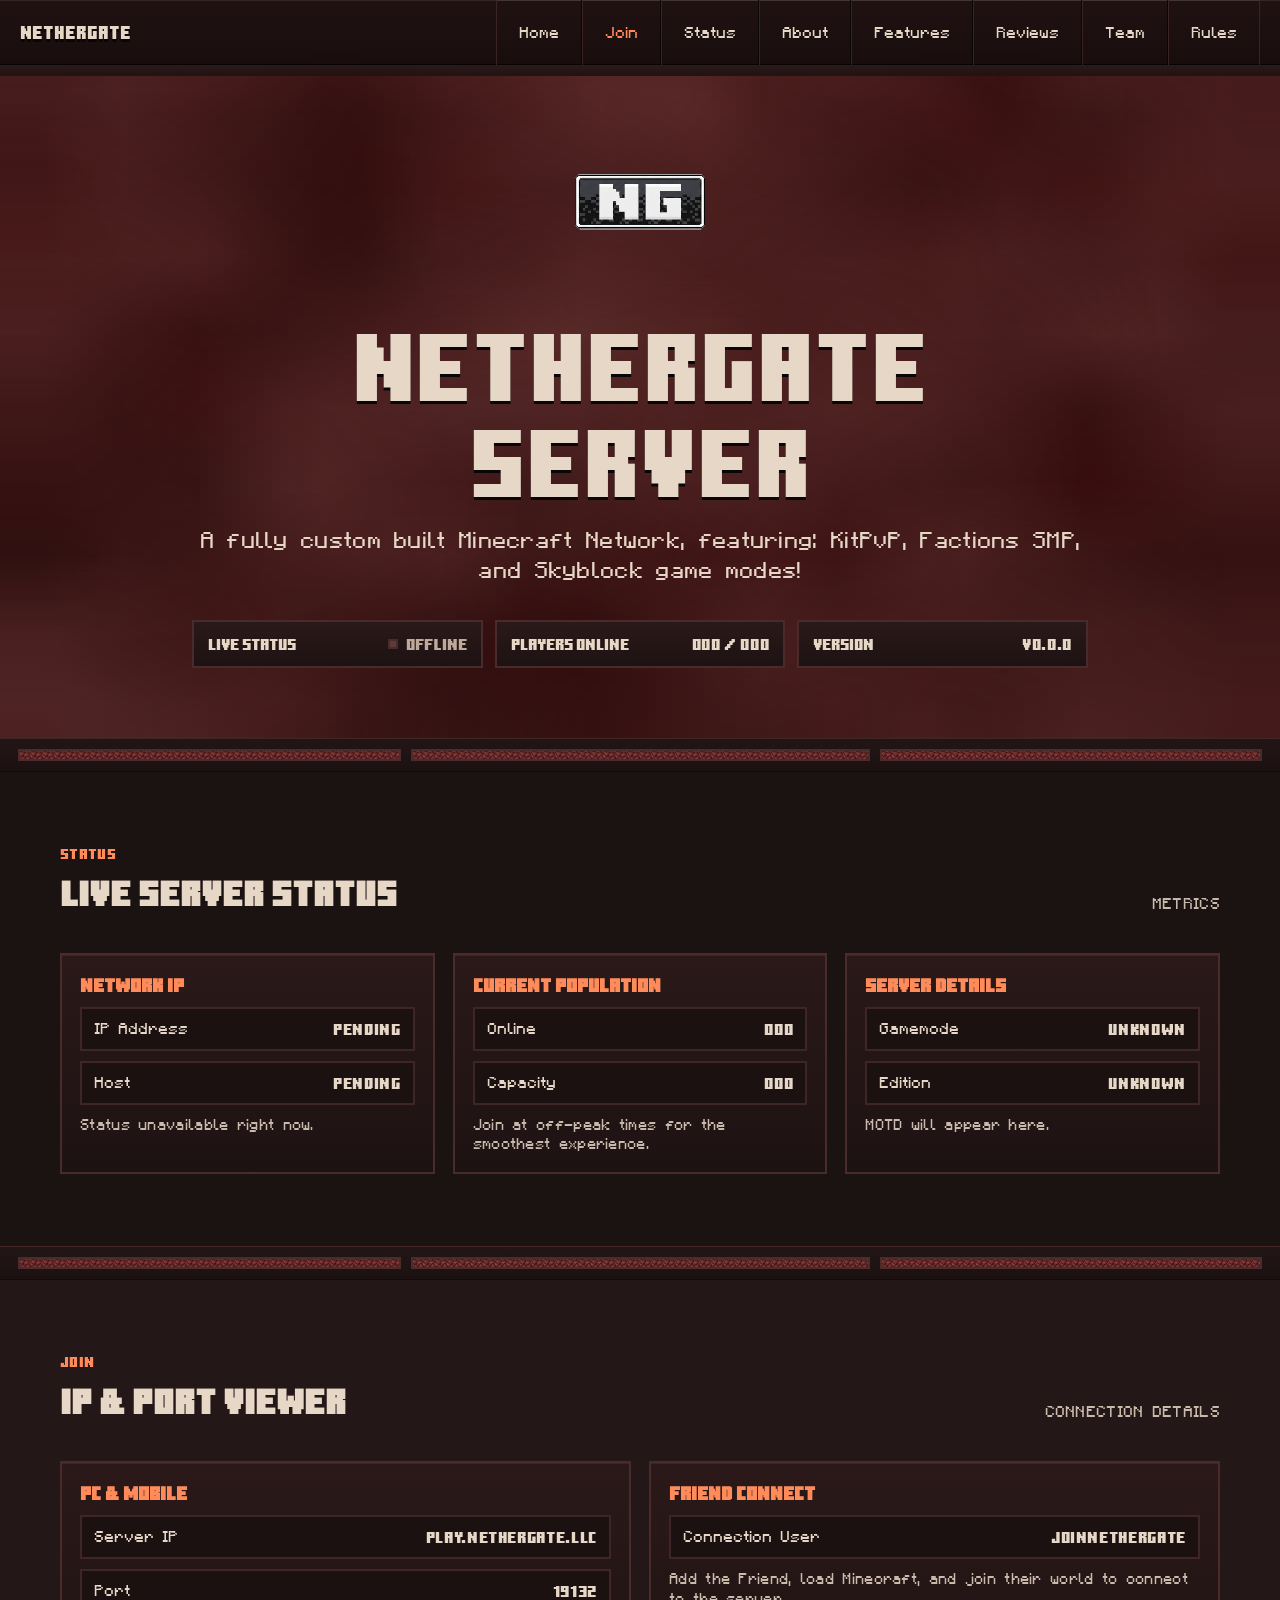
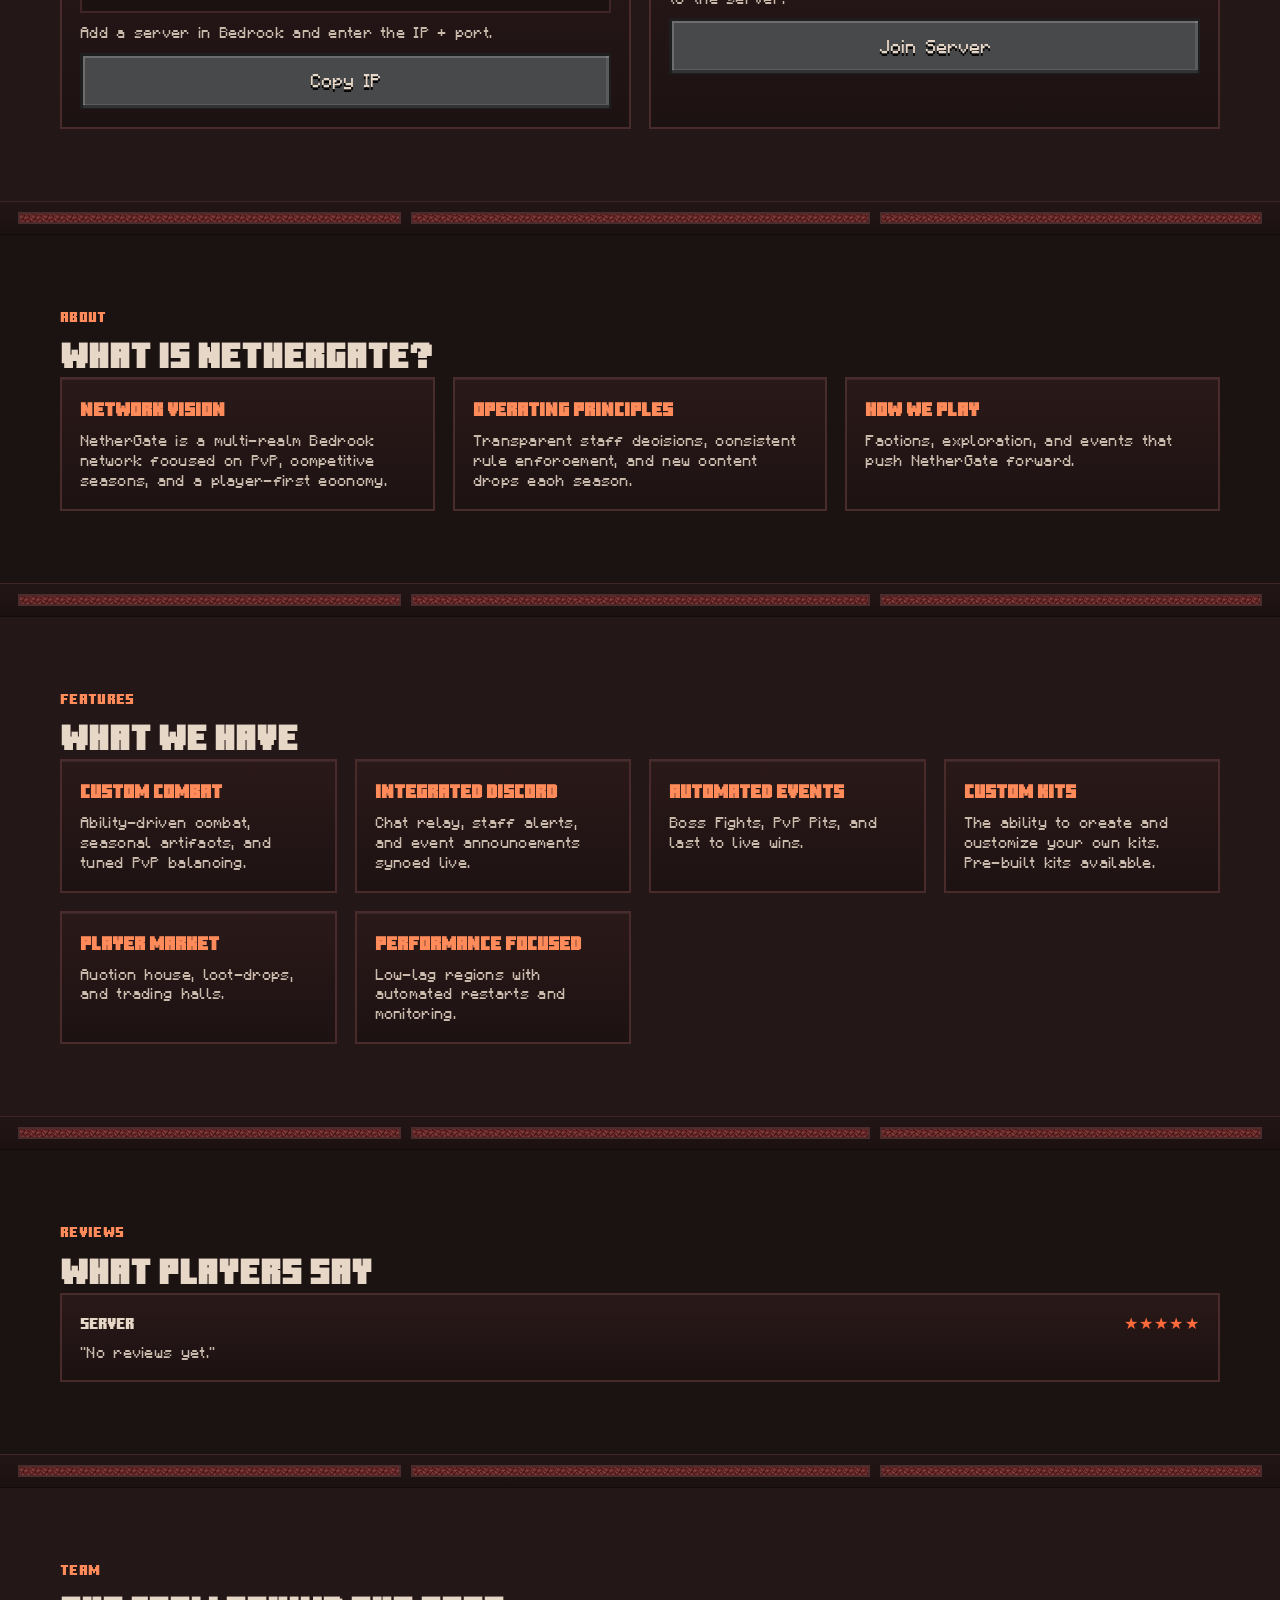
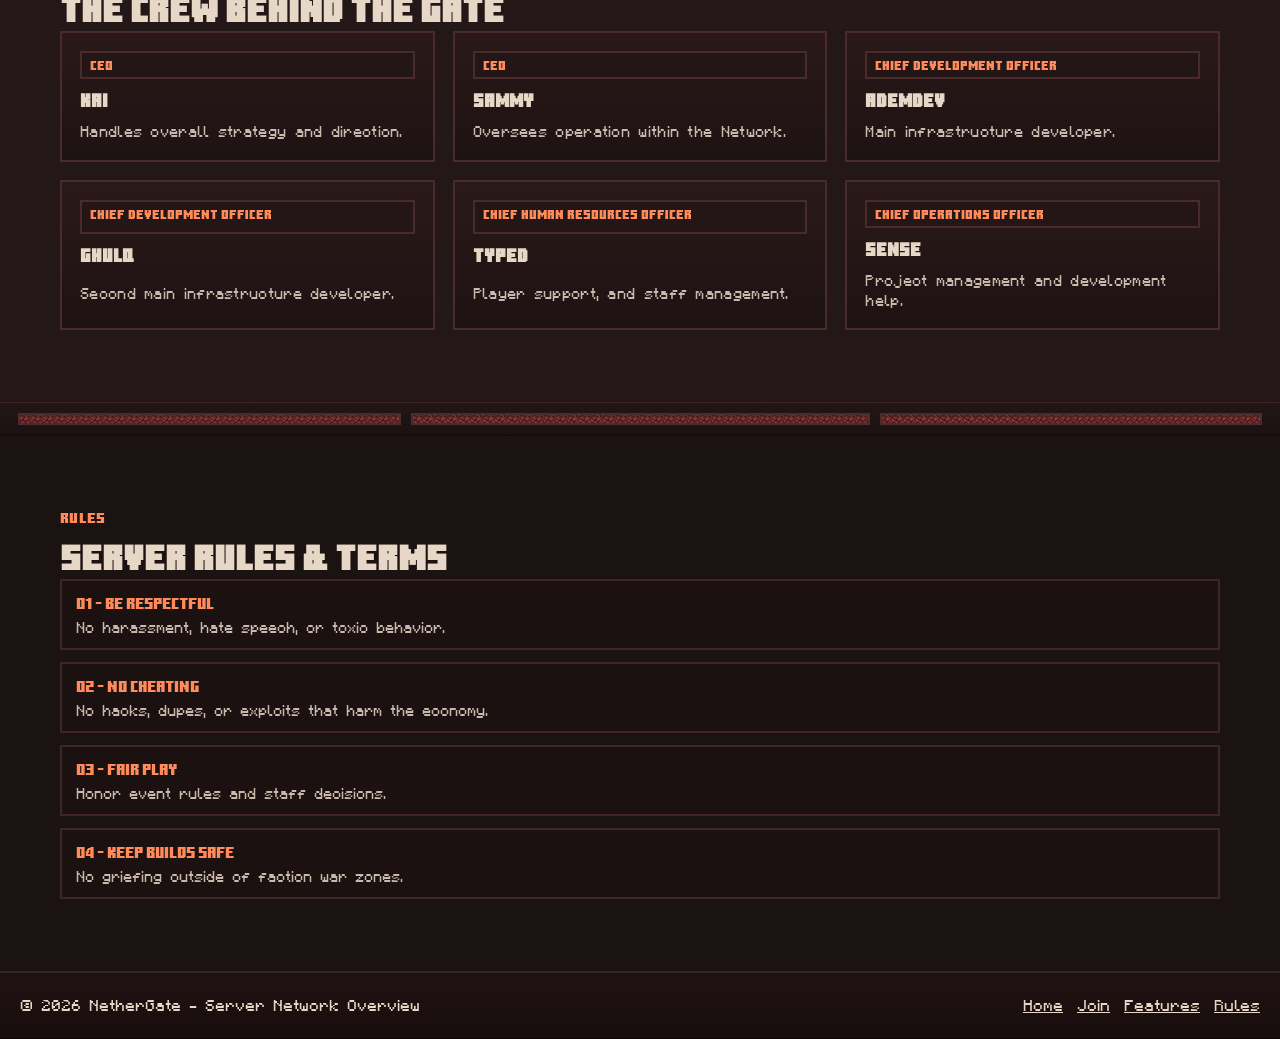
<file: minecraft/index.html>
<!doctype html>
<html lang="en">
  <head>
    <meta charset="UTF-8" />
    <meta name="title" content="NetherGate Server" />
    <meta name="description" content="NetherGate Minecraft server overview, status, and how to join." />
    <meta name="viewport" content="width=device-width, initial-scale=1.0" />
    <meta name="theme-color" content="#b3261e" />
    <title>NetherGate Server</title>
    <link rel="stylesheet" href="../styles.css" />
    <link rel="icon" type="image/png" sizes="32x32" href="../A.png" />
    <link rel="apple-touch-icon" sizes="180x180" href="../A.png" />
  </head>
  <body>
    <header class="topbar">
      <a href="../index.html" class="brand">
        <span class="brand-text" id="server-brand">NetherGate</span>
      </a>
      <button class="nav-toggle" id="nav-toggle" aria-label="Toggle menu">☰</button>
      <nav id="nav"></nav>
    </header>

    <main>
      <section
        class="bb-section hero-bg server-hero nether-flow"
        style="--bg-url:url('../images/netherrack.png')"
      >
        <div class="bb-inner hero-inner reveal">
          <img class="server-logo" id="server-logo" src="../A.png" alt="NetherGate" />
          <h1 class="bb-title" id="server-hero-title">NetherGate Server</h1>
          <p class="bb-subtitle" id="server-hero-sub">Dark fantasy realms, community-driven events, and always-on adventures.</p>
          <div class="server-kpis">
            <div class="server-kpi">
              <span id="kpi-status-label">Live Status</span>
              <span class="server-status" id="status-text"><span class="status-dot" id="status-dot"></span>Loading</span>
            </div>
            <div class="server-kpi">
              <span id="kpi-players-label">Players Online</span>
              <span class="server-code" id="players-online">000 / 000</span>
            </div>
            <div class="server-kpi">
              <span id="kpi-version-label">Version</span>
              <span class="server-code" id="server-version">v0.0.0</span>
            </div>
          </div>
        </div>
      </section>

      <div class="creative-separator" aria-hidden="true">
        <span></span><span></span><span></span>
      </div>

      <section class="section" id="status">
        <div class="container">
          <div class="projects-header reveal">
            <div>
              <p class="section-label" id="status-label">STATUS</p>
              <h2 class="section-heading" id="status-heading">Live Server Status</h2>
            </div>
            <p class="section-mini-note" id="status-mini">LIVE METRICS</p>
          </div>
          <div class="server-grid" id="status-cards"></div>
        </div>
      </section>

      <div class="creative-separator" aria-hidden="true">
        <span></span><span></span><span></span>
      </div>

      <section class="section section-alt" id="join">
        <div class="container">
          <div class="projects-header reveal">
            <div>
              <p class="section-label" id="join-label">JOIN</p>
              <h2 class="section-heading" id="join-heading">IP & Port Viewer</h2>
            </div>
            <p class="section-mini-note" id="join-mini">CONNECTION DETAILS</p>
          </div>
          <div class="server-grid" id="join-cards"></div>
        </div>
      </section>

      <div class="creative-separator" aria-hidden="true">
        <span></span><span></span><span></span>
      </div>

      <section class="section" id="about">
        <div class="container">
          <div class="section-center reveal">
            <p class="section-label" id="about-label">ABOUT</p>
            <h2 class="section-heading" id="about-heading">What is NetherGate?</h2>
          </div>
          <div class="server-grid" id="about-grid"></div>
        </div>
      </section>

      <div class="creative-separator" aria-hidden="true">
        <span></span><span></span><span></span>
      </div>

      <section class="section section-alt" id="features">
        <div class="container">
          <div class="section-center reveal">
            <p class="section-label" id="features-label">FEATURES</p>
            <h2 class="section-heading" id="features-heading">What We Have</h2>
          </div>
          <div class="feature-grid server-features" id="features-grid"></div>
        </div>
      </section>

      <div class="creative-separator" aria-hidden="true">
        <span></span><span></span><span></span>
      </div>

      <section class="section" id="reviews">
        <div class="container">
          <div class="section-center reveal">
            <p class="section-label" id="reviews-label">REVIEWS</p>
            <h2 class="section-heading" id="reviews-heading">What Players Say</h2>
          </div>
          <div class="review-grid" id="reviews-grid"></div>
        </div>
      </section>

      <div class="creative-separator" aria-hidden="true">
        <span></span><span></span><span></span>
      </div>

      <section class="section section-alt" id="team">
        <div class="container">
          <div class="section-center reveal">
            <p class="section-label" id="team-label">TEAM</p>
            <h2 class="section-heading" id="team-heading">The Crew Behind the Gate</h2>
          </div>
          <div class="team-grid" id="team-grid"></div>
        </div>
      </section>

      <div class="creative-separator" aria-hidden="true">
        <span></span><span></span><span></span>
      </div>

      <section class="section" id="rules">
        <div class="container">
          <div class="section-center reveal">
            <p class="section-label" id="rules-label">RULES</p>
            <h2 class="section-heading" id="rules-heading">Server Rules & Terms</h2>
          </div>
          <div class="rules-grid" id="rules-grid"></div>
        </div>
      </section>
    </main>

    <footer>
      <span class="footer-copy" id="server-footer-text">© 2026 NetherGate — Server Network Overview</span>
      <div class="footer-links" id="server-footer-links"></div>
    </footer>

    <script src="../config.js"></script>
    <script>
      const serverConfig = typeof CONFIG !== "undefined" && CONFIG.serverPage ? CONFIG.serverPage : {};
      const STATUS_ENDPOINT = serverConfig.statusEndpoint || "https://api.mcstatus.io/v2/status/bedrock/play.crabsmp.net";
      const navToggle = document.getElementById("nav-toggle");
      const navEl = document.getElementById("nav");
      if (navToggle && navEl) {
        navToggle.addEventListener("click", () => navEl.classList.toggle("open"));
      }

      function wireNavLinks() {
        document.querySelectorAll("#nav a").forEach((a) => {
          a.addEventListener("click", () => {
            if (navEl) navEl.classList.remove("open");
          });
        });
      }

      setTimeout(() => {
        document.querySelectorAll(".reveal").forEach((el, i) => {
          setTimeout(() => el.classList.add("in"), i * 40);
        });
      }, 80);

      function setText(id, value) {
        const el = document.getElementById(id);
        if (el) el.textContent = value;
      }

      function setAttr(id, attr, value) {
        const el = document.getElementById(id);
        if (el && value) el.setAttribute(attr, value);
      }

      function resolveAssetPath(path) {
        if (!path) return "";
        if (/^(https?:|data:)/i.test(path)) return path;
        return `../${path.replace(/^\.\//, "")}`;
      }

      function renderNav(items) {
        if (!navEl) return;
        navEl.innerHTML = "";
        (items || []).forEach((item) => {
          if (!item || !item.label || !item.href) return;
          const link = document.createElement("a");
          link.textContent = item.label;
          link.href = item.href;
          if (item.cta) link.classList.add("cta");
          navEl.appendChild(link);
        });
        wireNavLinks();
      }

      function renderStatusCards(cards) {
        const container = document.getElementById("status-cards");
        if (!container) return;
        container.innerHTML = "";
        (cards || []).forEach((card) => {
          const fields = (card.fields || [])
            .map((field) => {
              const idAttr = field.id ? ` id="${field.id}"` : "";
              const value = field.value || "";
              return `<div class="server-field"><span>${field.label || ""}</span><span class="server-code"${idAttr}>${value}</span></div>`;
            })
            .join("");
          const noteId = card.noteId ? ` id="${card.noteId}"` : "";
          const note = card.note ? `<p class="server-note"${noteId}>${card.note}</p>` : "";
          const el = document.createElement("div");
          el.className = "server-card reveal";
          el.innerHTML = `<h3>${card.title || ""}</h3>${fields}${note}`;
          container.appendChild(el);
        });
      }

      function renderJoinCards(cards) {
        const container = document.getElementById("join-cards");
        if (!container) return;
        container.innerHTML = "";
        (cards || []).forEach((card) => {
          const fields = (card.fields || [])
            .map((field) => {
              const idAttr = field.id ? ` id="${field.id}"` : "";
              const value = field.value || "";
              return `<div class="server-field"><span>${field.label || ""}</span><span class="server-code"${idAttr}>${value}</span></div>`;
            })
            .join("");
          const note = card.note ? `<p class="server-note">${card.note}</p>` : "";
          const button = card.button && card.button.label
            ? `<a class="bb-btn dark" href="${card.button.href || "#"}"><span>${card.button.label}</span></a>`
            : "";
          const el = document.createElement("div");
          el.className = "server-card reveal";
          el.innerHTML = `<h3>${card.title || ""}</h3>${fields}${note}${button}`;
          container.appendChild(el);
        });
      }

      function renderCards(containerId, items, type) {
        const container = document.getElementById(containerId);
        if (!container) return;
        container.innerHTML = "";
        (items || []).forEach((item) => {
          const el = document.createElement("div");
          if (type === "review") {
            const rating = Math.max(1, Math.min(5, Number(item.rating || item.stars || 5)));
            const stars = "★★★★★".slice(0, rating);
            el.className = "review-card reveal";
            el.innerHTML = `
              <div class="review-header">
                <span>${item.name || "Player"}</span>
                <span class="review-stars">${stars}</span>
              </div>
              <p class="server-note">"${item.text || ""}"</p>
            `;
          } else if (type === "team") {
            el.className = "team-card reveal";
            el.innerHTML = `
              <span class="team-badge">${item.role || "Role"}</span>
              <h3>${item.name || "Name"}</h3>
              <p class="server-note">${item.text || ""}</p>
            `;
          } else if (type === "rule") {
            el.className = "rule-item reveal";
            el.innerHTML = `
              <div class="rule-title">${item.title || "Rule"}</div>
              <div class="server-note">${item.text || ""}</div>
            `;
          } else {
            el.className = "server-card reveal";
            el.innerHTML = `
              <h3>${item.title || ""}</h3>
              <p class="server-note">${item.text || ""}</p>
            `;
          }
          container.appendChild(el);
        });
      }

      function renderFooter(footerCfg) {
        const footerText = document.getElementById("server-footer-text");
        const footerLinks = document.getElementById("server-footer-links");
        if (footerText && footerCfg && footerCfg.copy) footerText.textContent = footerCfg.copy;
        if (!footerLinks) return;
        footerLinks.innerHTML = "";
        (footerCfg && footerCfg.links ? footerCfg.links : []).forEach((link) => {
          if (!link || !link.label || !link.href) return;
          const a = document.createElement("a");
          a.textContent = link.label;
          a.href = link.href;
          footerLinks.appendChild(a);
        });
      }

      function applyServerConfig(cfg) {
        if (!cfg) return;
        const brandText = cfg.brandText || (window.CONFIG && window.CONFIG.brandText) || "NetherGate";
        setText("server-brand", brandText);

        renderNav(cfg.navLinks || []);

        if (cfg.hero) {
          setText("server-hero-title", cfg.hero.title || "");
          setText("server-hero-sub", cfg.hero.subtitle || "");
          if (cfg.hero.logo) setAttr("server-logo", "src", resolveAssetPath(cfg.hero.logo));
          if (cfg.hero.background) {
            const heroSection = document.querySelector(".server-hero");
            if (heroSection) heroSection.style.setProperty("--bg-url", `url('${resolveAssetPath(cfg.hero.background)}')`);
          }
          if (cfg.hero.kpiLabels) {
            setText("kpi-status-label", cfg.hero.kpiLabels.status || "Live Status");
            setText("kpi-players-label", cfg.hero.kpiLabels.players || "Players Online");
            setText("kpi-version-label", cfg.hero.kpiLabels.version || "Version");
          }
        }

        if (cfg.status) {
          setText("status-label", cfg.status.label || "STATUS");
          setText("status-heading", cfg.status.heading || "Live Server Status");
          setText("status-mini", cfg.status.note || "LIVE METRICS");
          renderStatusCards(cfg.status.cards || []);
        }

        if (cfg.join) {
          setText("join-label", cfg.join.label || "JOIN");
          setText("join-heading", cfg.join.heading || "IP & Port Viewer");
          setText("join-mini", cfg.join.note || "CONNECTION DETAILS");
          renderJoinCards(cfg.join.cards || []);
        }

        if (cfg.about) {
          setText("about-label", cfg.about.label || "ABOUT");
          setText("about-heading", cfg.about.heading || "About");
          renderCards("about-grid", cfg.about.cards || [], "basic");
        }

        if (cfg.features) {
          setText("features-label", cfg.features.label || "FEATURES");
          setText("features-heading", cfg.features.heading || "Features");
          renderCards("features-grid", cfg.features.cards || [], "basic");
        }

        if (cfg.reviews) {
          setText("reviews-label", cfg.reviews.label || "REVIEWS");
          setText("reviews-heading", cfg.reviews.heading || "Reviews");
          renderCards("reviews-grid", cfg.reviews.items || [], "review");
        }

        if (cfg.team) {
          setText("team-label", cfg.team.label || "TEAM");
          setText("team-heading", cfg.team.heading || "Team");
          renderCards("team-grid", cfg.team.members || [], "team");
        }

        if (cfg.rules) {
          setText("rules-label", cfg.rules.label || "RULES");
          setText("rules-heading", cfg.rules.heading || "Rules");
          renderCards("rules-grid", cfg.rules.items || [], "rule");
        }

        renderFooter(cfg.footer || {});
      }

      function refreshReveal() {
        document.querySelectorAll(".reveal").forEach((el, i) => {
          setTimeout(() => el.classList.add("in"), i * 40);
        });
      }

      async function loadServerStatus() {
        const statusDot = document.getElementById("status-dot");
        const statusText = document.getElementById("status-text");
        try {
          const res = await fetch(STATUS_ENDPOINT, { cache: "no-store" });
          if (!res.ok) throw new Error(`Status ${res.status}`);
          const data = await res.json();
          const online = Boolean(data && data.online);
          if (statusText) statusText.lastChild.textContent = online ? "Online" : "Offline";
          if (statusDot) statusDot.classList.toggle("offline", !online);
          if (!online && statusText) statusText.classList.add("offline");

          setText("players-online", `${data.players?.online ?? 0} / ${data.players?.max ?? 0}`);
          setText("server-version", data.version?.name ? `v${data.version.name}` : "v0.0.0");
          setText("status-ip", data.ip_address || "Unavailable");
          setText("status-host", data.host || "Unavailable");
          setText("status-online", String(data.players?.online ?? 0));
          setText("status-max", String(data.players?.max ?? 0));
          setText("status-gamemode", data.gamemode || "Unknown");
          setText("status-edition", data.edition || "Unknown");
          setText("status-motd", data.motd?.clean || "MOTD unavailable.");

          setText("join-ip", data.host || "play.nethergate.gg");
          setText("join-port", String(data.port || 19132));

          const updated = data.retrieved_at ? new Date(data.retrieved_at).toLocaleString() : "";
          setText("status-updated", updated ? `Updated ${updated}` : "Updated just now.");
        } catch (err) {
          if (statusText) statusText.lastChild.textContent = "Offline";
          if (statusText) statusText.classList.add("offline");
          if (statusDot) statusDot.classList.add("offline");
          setText("status-updated", "Status unavailable right now.");
        }
      }

      applyServerConfig(serverConfig);
      refreshReveal();
      loadServerStatus();
    </script>
  </body>
</html>
</file>
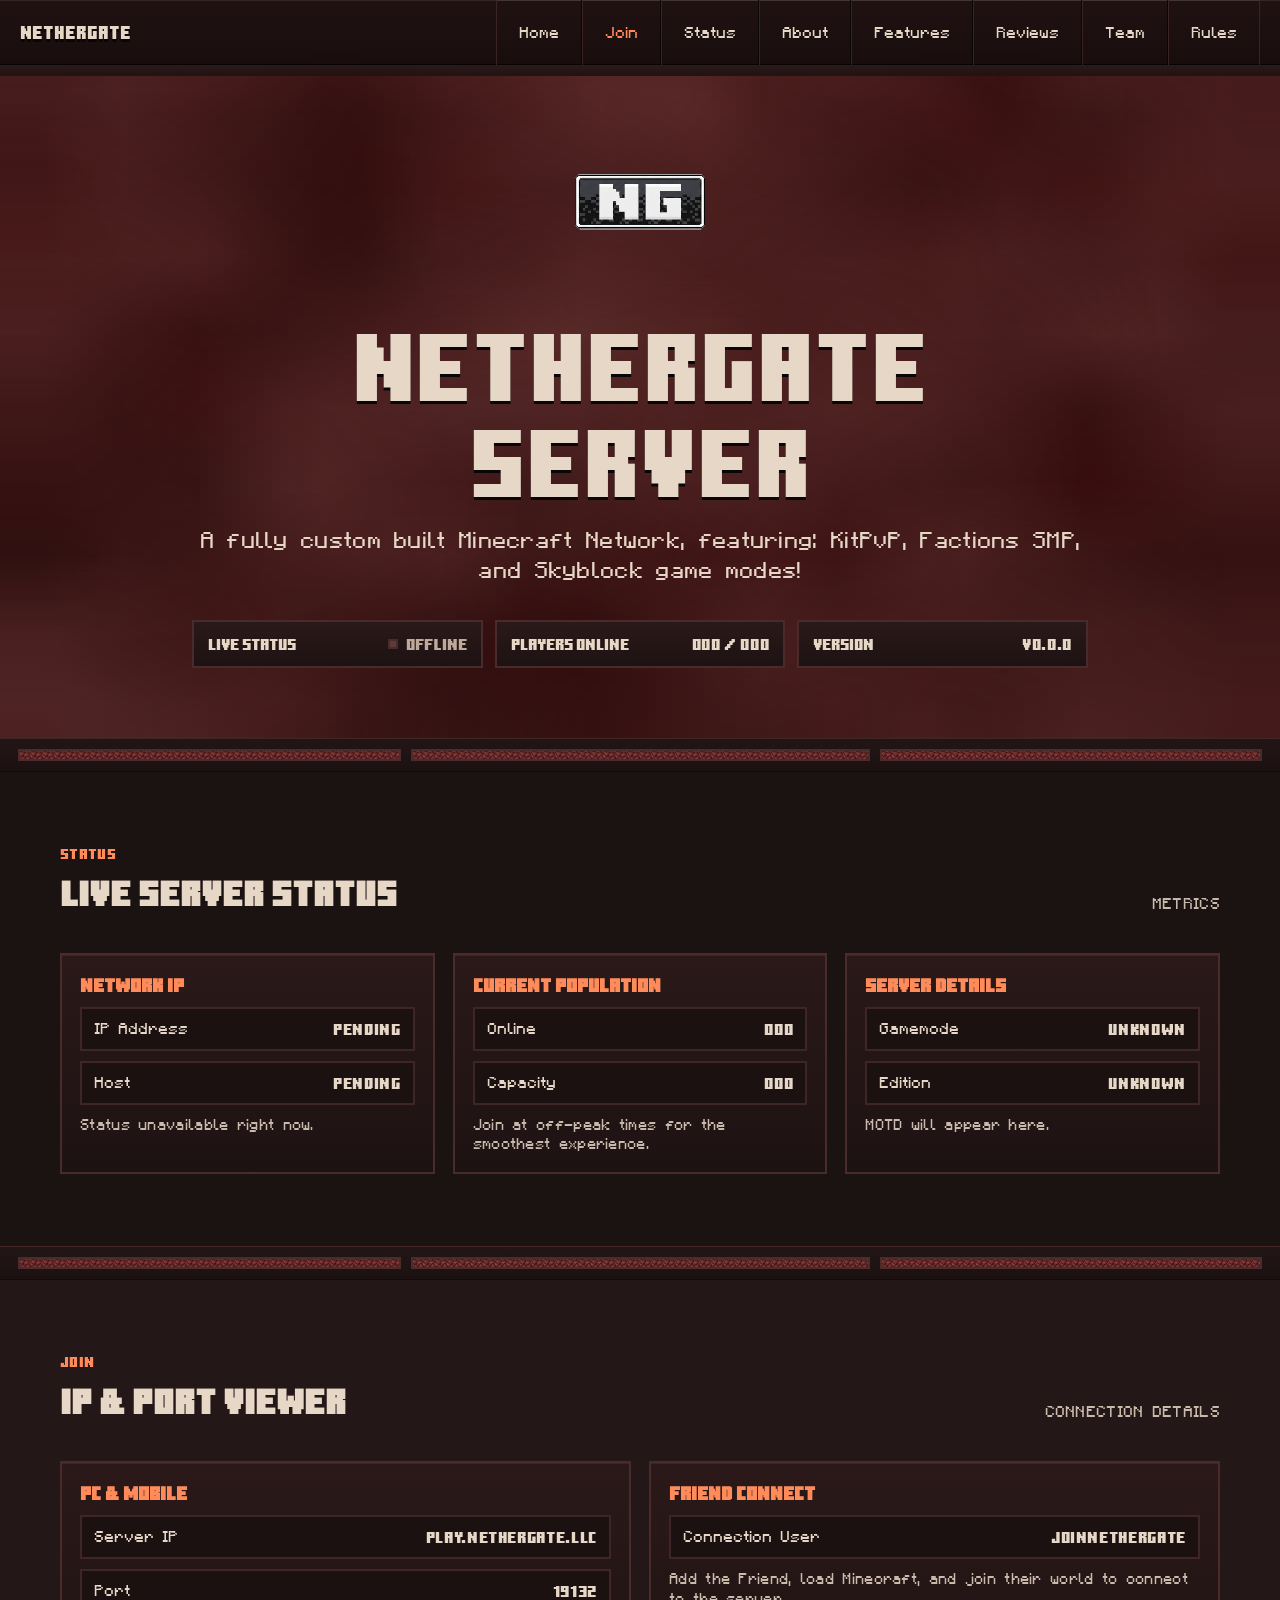
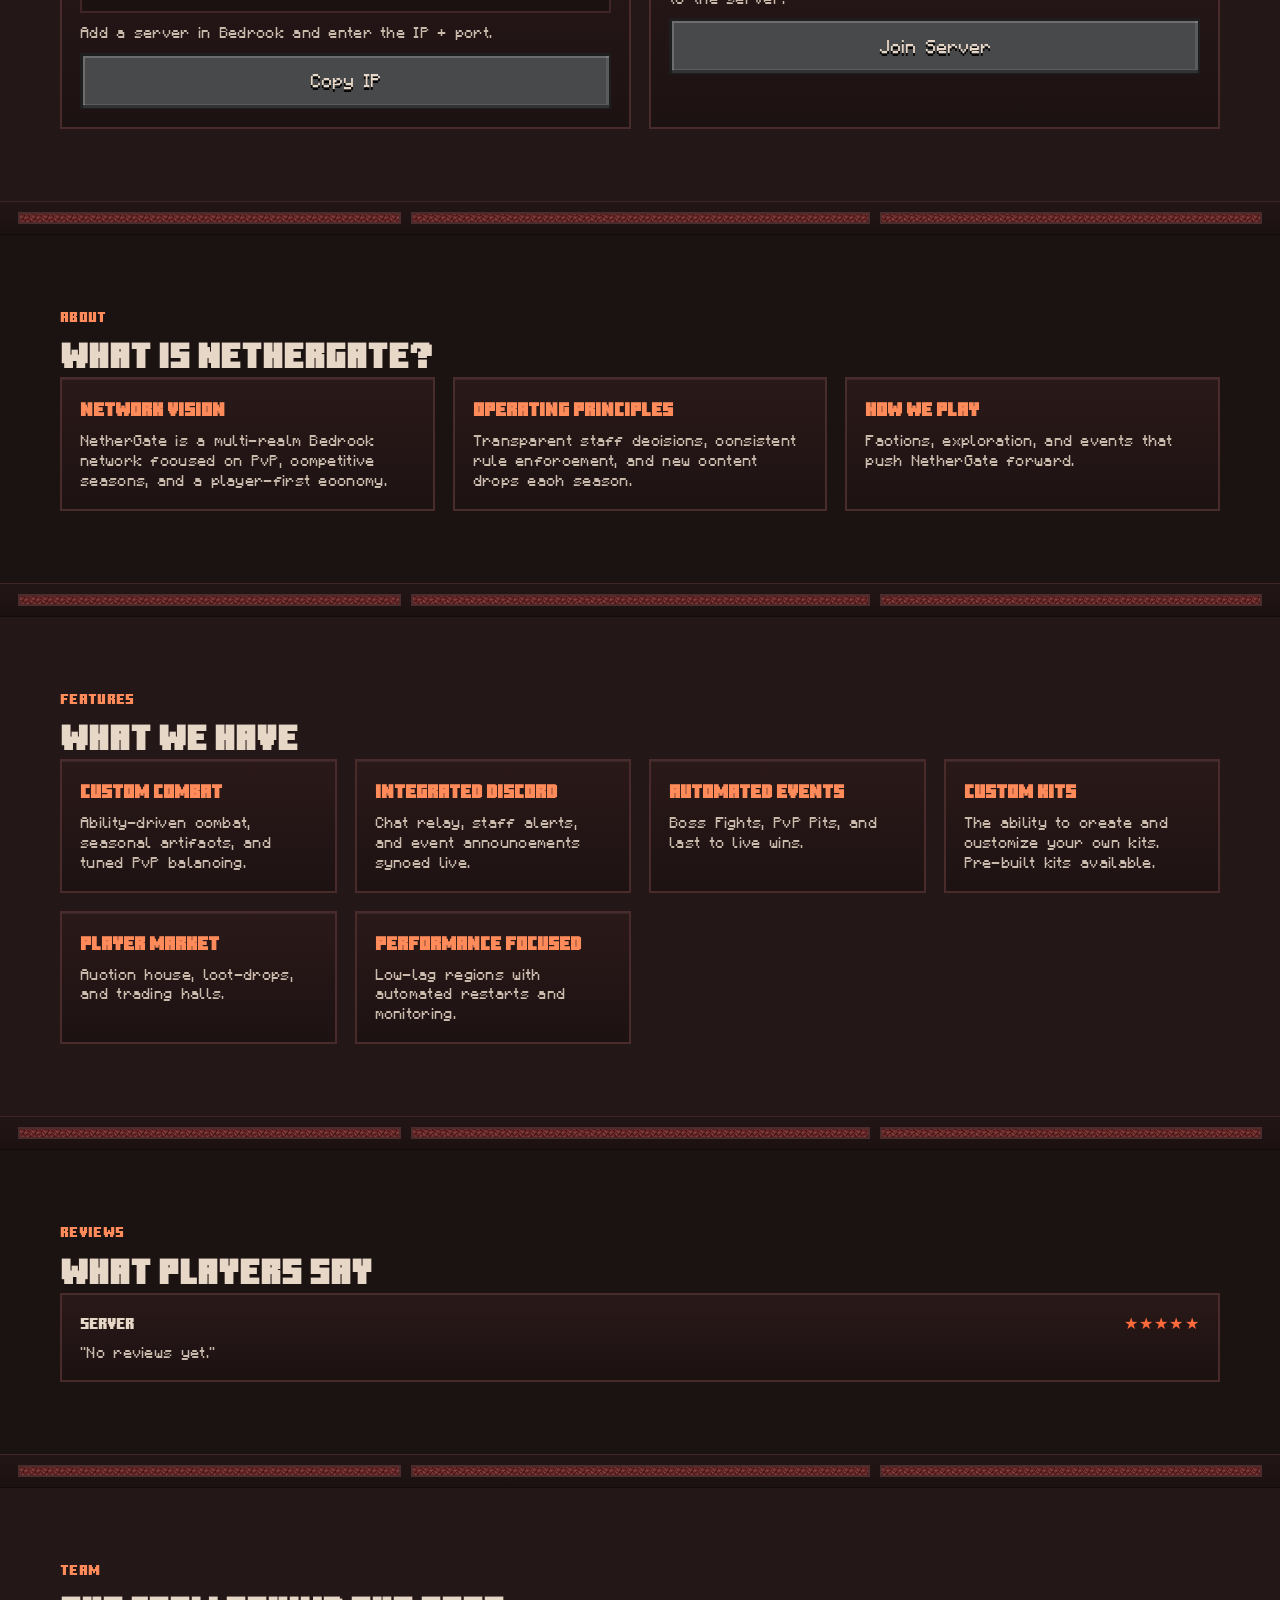
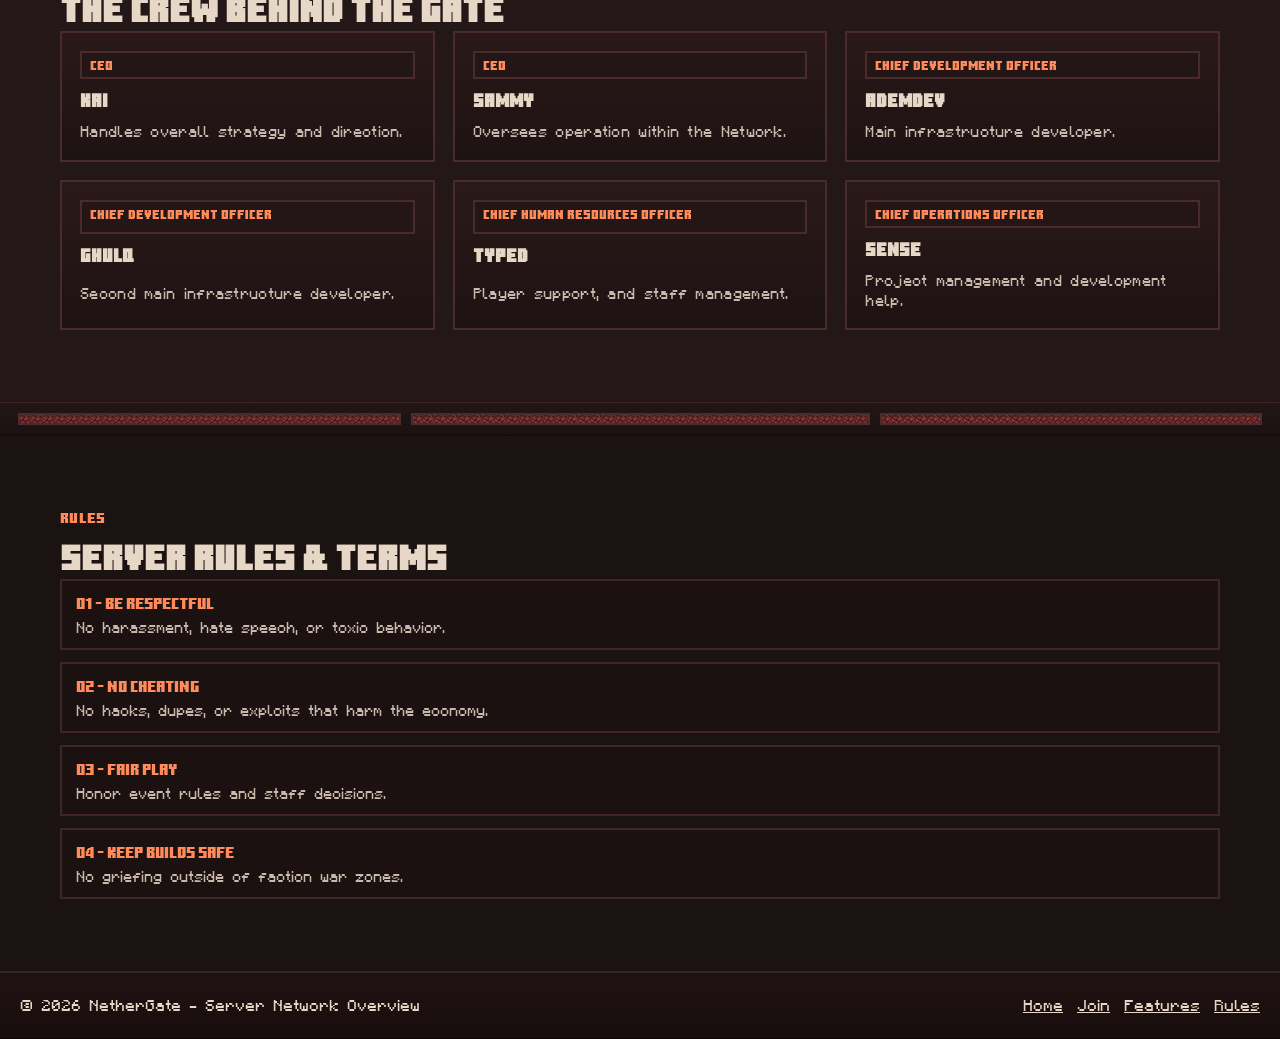
<file: server/index.html>
<!doctype html>
<html lang="en">
	<head>
		<meta charset="UTF-8" />
		<meta name="viewport" content="width=device-width, initial-scale=1.0" />
		<meta http-equiv="refresh" content="0; url=../minecraft/index.html" />
		<title>Redirecting…</title>
	</head>
	<body>
		<p>Redirecting to the Minecraft server page…</p>
		<a href="../minecraft/index.html">Go now</a>
		<script>
			window.location.replace("../minecraft/index.html");
		</script>
	</body>
</html>
</file>
<file: styles.css>
@font-face {
  font-family: "Minecraft";
  src: url("fonts/minecraft/MinecraftTen.ttf") format("truetype");
  font-display: swap;
}


@font-face {
  font-family: "Mojangles";
  src: url("fonts/mojangles/Mojangles.ttf") format("truetype");
  font-display: swap;
}

@font-face {
  font-family: "MojanglesBold";
  src: url("fonts/mojangles/MojanglesBold.otf") format("opentype");
  font-display: swap;
}

:root {
  --minecraftdepth: 2.5px;
  --nav-h: 66px;
  --text-shadow: 0 0.2rem 0 #090606;
  --ember: #ff6a3d;
  --ember-soft: #ff8b5a;
  --lava: #ff4d3a;
  --ash: #e7d7c7;
  --ink: #120b0b;
  --panel: #1b1212;
  --panel-alt: #241717;
  --panel-deep: #160f0f;
  --card-bg: #1a1212;
}

* {
  box-sizing: border-box;
  margin: 0;
  padding: 0;
  scrollbar-width: thin;
  scrollbar-color: #ff6a3d #1a0f0f;
}

*::-webkit-scrollbar {
  width: 12px;
  height: 12px;
}

*::-webkit-scrollbar-track {
  background:
    linear-gradient(180deg, #1a0f0f, #140b0b),
    repeating-linear-gradient(
      0deg,
      rgba(255, 255, 255, 0.02) 0 1px,
      rgba(0, 0, 0, 0.08) 1px 3px
    );
  border-left: 1px solid #2b1b1b;
  border-right: 1px solid #0b0707;
}

*::-webkit-scrollbar-thumb {
  background:
    linear-gradient(180deg, #ff8b5a, #e8502f),
    repeating-linear-gradient(
      90deg,
      rgba(255, 255, 255, 0.08) 0 2px,
      rgba(0, 0, 0, 0.12) 2px 4px
    );
  border: 1px solid #b83b22;
  border-radius: 2px;
  box-shadow: inset 0 1px 0 rgba(255, 255, 255, 0.12);
}

*::-webkit-scrollbar-thumb:hover {
  background:
    linear-gradient(180deg, #ff9a6c, #f0643c),
    repeating-linear-gradient(
      90deg,
      rgba(255, 255, 255, 0.12) 0 2px,
      rgba(0, 0, 0, 0.08) 2px 4px
    );
  border-color: #cf4c2c;
  box-shadow:
    inset 0 1px 0 rgba(255, 255, 255, 0.2),
    0 0 0 1px rgba(255, 120, 80, 0.2);
}

*::-webkit-scrollbar-thumb:active {
  background: linear-gradient(180deg, #e14b2b, #c83a23);
}

*::-webkit-scrollbar-corner {
  background: #120b0b;
}

html {
  scroll-behavior: smooth;
}

body {
  background-color: var(--card-bg);
  color: var(--ash);
  overflow-x: hidden;
}

.topbar {
  position: fixed;
  top: 0;
  left: 0;
  right: 0;
  height: var(--nav-h);
  background:
    linear-gradient(180deg, rgba(32, 18, 18, 0.98), rgba(23, 13, 13, 0.98)),
    repeating-linear-gradient(
      90deg,
      rgba(255, 120, 80, 0.07) 0 1px,
      rgba(0, 0, 0, 0.18) 1px 2px
    ),
    repeating-linear-gradient(
      0deg,
      rgba(255, 255, 255, 0.04) 0 1px,
      rgba(0, 0, 0, 0.2) 1px 2px
    );
  border-bottom: 1px solid #3a2525;
  box-shadow:
    inset 0 1px 0 rgba(255, 255, 255, 0.08),
    inset 0 -1px 0 rgba(0, 0, 0, 0.7);
  z-index: 999;
  display: flex;
  align-items: center;
  justify-content: space-between;
  padding: 0 20px;
  overflow: visible;
}

.topbar::before {
  content: "";
  position: absolute;
  left: 0;
  right: 0;
  bottom: -10px;
  height: 10px;
  background:
    linear-gradient(180deg, rgba(44, 26, 26, 0.96), rgba(32, 18, 18, 0.96)),
    repeating-linear-gradient(
      90deg,
      rgba(255, 120, 80, 0.08) 0 2px,
      rgba(0, 0, 0, 0.2) 2px 4px
    );
  pointer-events: none;
}

.topbar::after {
  content: "";
  position: absolute;
  left: 0;
  right: 0;
  bottom: -11px;
  height: 1px;
  background: rgba(36, 20, 20, 0.95);
  pointer-events: none;
}

.brand {
  display: inline-flex;
  align-items: center;
  gap: 10px;
  text-decoration: none;
}

.brand-logo {
  width: 34px;
  height: 34px;
  image-rendering: pixelated;
}

.brand-text {
  font-family: "Minecraft", monospace;
  font-size: clamp(14px, 2vw, 18px);
  color: var(--ash);
  text-shadow: var(--text-shadow);
}

nav {
  display: flex;
  align-items: center;
  gap: 0;
  height: 100%;
}

nav a {
  color: var(--ash);
  text-decoration: none;
  font-family: "Mojangles", monospace;
  font-size: 1rem;
  padding: 0 22px;
  height: 100%;
  display: inline-flex;
  align-items: center;
  border-left: 1px solid rgba(65, 40, 40, 0.8);
  border-right: 1px solid rgba(0, 0, 0, 0.6);
  box-shadow: inset 0 1px 0 rgba(255, 255, 255, 0.08);
}

nav a:hover {
  background: rgba(255, 106, 61, 0.12);
}

nav a:last-child {
  border-right: 1px solid rgba(65, 40, 40, 0.8);
}

nav .cta {
  color: var(--ember-soft);
}

.nav-toggle {
  display: none;
  border: 1px solid rgba(255, 255, 255, 0.08);
  color: var(--ash);
  background: rgba(0, 0, 0, 0.35);
  width: 40px;
  height: 34px;
  font-size: 20px;
}

.bb-section {
  position: relative;
  background-image: linear-gradient(rgba(0, 0, 0, 0.45), rgba(0, 0, 0, 0.62)), var(--bg-url);
  background-size: cover;
  background-position: center;
  background-repeat: no-repeat;
}

.nether-flow {
  background-size: cover;
}

.nether-flow::before {
  content: "";
  position: absolute;
  inset: 0;
  background-image: var(--bg-url);
  background-size: 160% 160%;
  background-position: 50% 0%;
  background-repeat: repeat;
  animation: netherFlow 28s linear infinite;
  opacity: 0.45;
  z-index: 0;
}

.nether-flow > * {
  position: relative;
  z-index: 1;
}

@keyframes netherFlow {
  0% {
    background-position: 50% 0%;
  }
  100% {
    background-position: 50% 100%;
  }
}

.hero-bg {
  padding-top: calc(var(--nav-h) + 56px);
  padding-bottom: 90px;
}

.info-bg {
  padding: 140px 0;
}

.bb-inner {
  width: min(60%, 1160px);
  margin: 0 auto;
  display: flex;
  flex-direction: column;
  align-items: center;
  gap: 16px;
}

.hero-inner {
  min-height: 55vh;
  justify-content: center;
}

.bb-title,
.bb-h2 {
  font-family: "Minecraft", monospace;
  font-weight: 400;
  text-shadow: var(--text-shadow);
  text-align: center;
}

.creator-card h3 {
  font-family: "Minecraft", monospace;
  font-weight: 400;
  text-shadow: var(--text-shadow);
  text-align: left;
}

.bb-title {
  font-size: clamp(44px, 8vw, 96px);
  line-height: 1;
}

.bb-h2 {
  font-size: clamp(24px, 3.2vw, 44px);
  line-height: 1.1;
}

.bb-subtitle,
.bb-p,
p,
li {
  font-family: "Mojangles", monospace;
  font-size: clamp(16px, 1.8vw, 23px);
  line-height: 1.3;
  letter-spacing: 0.3px;
  color: var(--ash);
}

.bb-p.center,
.bb-subtitle {
  text-align: center;
}

.bb-actions {
  width: 100%;
  display: grid;
  grid-template-columns: repeat(2, minmax(0, 1fr));
  gap: 8px;
  align-items: stretch;
  margin-top: 6px;
}

.bb-actions.one {
  max-width: 420px;
  grid-template-columns: 1fr;
}

.bb-actions .bb-btn {
  width: auto;
  min-width: 0;
}

.bb-btn {
  min-height: 0;
  width: 100%;
  text-decoration: none;
  color: inherit;
  display: block;
  user-select: none;
  -webkit-user-drag: none;
}

.bb-btn > span {
  cursor: pointer;
  box-sizing: border-box;
  width: 100%;
  min-height: 56px;
  image-rendering: pixelated;
  border-image-slice: 2 2 4 2 fill;
  border-image-width: 5px;
  padding: 0.5rem 0.75rem;
  display: flex;
  align-items: center;
  justify-content: center;
  font-family: "Mojangles", monospace;
  font-size: clamp(15px, 1.4vw, 20px);
  text-align: center;
  text-shadow: var(--text-shadow);
}

.bb-btn.pressed > span {
  filter: brightness(0.92);
}

.bb-btn.green > span {
  border-image-source: url("ui/buttons/green/unchecked.png");
}

.bb-btn.green:hover > span {
  border-image-source: url("ui/buttons/green/unchecked_hover.png");
}

.bb-btn.white > span {
  color: var(--ash);
  text-shadow: var(--text-shadow);
  border-image-source: url("ui/buttons/dark/unchecked.png");
}

.bb-btn.white:hover > span {
  border-image-source: url("ui/buttons/dark/unchecked_hover.png");
}

.bb-btn.blue > span {
  border-image-source: url("ui/buttons/blue/unchecked.png");
}

.bb-btn.blue:hover > span {
  border-image-source: url("ui/buttons/blue/unchecked_hover.png");
}

.bb-btn.gold > span {
  color: var(--ash);
  text-shadow: var(--text-shadow);
  border-image-source: url("ui/buttons/dark/unchecked.png");
}

.bb-btn.gold:hover > span {
  border-image-source: url("ui/buttons/dark/unchecked_hover.png");
}

.bb-btn.dark > span {
  color: var(--ash);
  text-shadow: var(--text-shadow);
  border-image-source: url("ui/buttons/dark/unchecked.png");
}

.bb-btn.dark:hover > span {
  border-image-source: url("ui/buttons/dark/unchecked_hover.png");
}

.trailer-block {
  margin-top: 38px;
}

.yt-shell {
  margin-top: 10px;
  position: relative;
  width: 100%;
  border: var(--minecraftdepth) solid rgb(30, 30, 31);
  aspect-ratio: 16 / 9;
  overflow: hidden;
}

.yt-thumb {
  width: 100%;
  height: 100%;
  object-fit: cover;
  cursor: pointer;
}

.yt-play {
  pointer-events: none;
  position: absolute;
  inset: 0;
  display: grid;
  place-items: center;
  font-size: 72px;
  color: #fff;
  text-shadow: 0 0 22px rgba(0, 0, 0, 0.9);
  background: rgba(0, 0, 0, 0.22);
}

.section-divider {
  width: 100%;
  height: 28px;
  overflow: hidden;
  background-color: #1a1212;
  background-image: url("images/netherrack.png");
  background-repeat: repeat-x;
  background-size: 28px 28px;
  border-top: 2px solid rgba(255, 255, 255, 0.06);
  border-bottom: 2px solid rgba(0, 0, 0, 0.6);
}

.section-divider img {
  display: none;
}

.feature-grid {
  gap: 52px;
}

.feature-row {
  width: 100%;
  display: flex;
  align-items: center;
  justify-content: center;
  gap: 32px;
}

.feature-row.right {
  flex-direction: row-reverse;
}

.feature-row img {
  width: 50%;
  aspect-ratio: 16 / 9;
  object-fit: cover;
  transition: transform 0.25s ease;
}

.feature-row.left img:hover {
  transform: rotate(2.5deg) scale(1.05);
}

.feature-row.right img:hover {
  transform: rotate(-2.5deg) scale(1.05);
}

.feature-row > div {
  width: 50%;
}

.creators-wrap {
  gap: 24px;
}

.creator-grid {
  width: 100%;
  display: grid;
  grid-template-columns: repeat(2, 1fr);
  gap: 12px;
}

.creator-card {
  min-height: 3.5rem;
  display: flex;
  align-items: flex-end;
}

.creator-card > div {
  width: 100%;
  box-sizing: border-box;
  border-image: url("ui/buttons/dark/default.png") 2 2 2 2 fill;
  border-image-width: 5px;
  image-rendering: pixelated;
  padding: 0.5rem;
  display: flex;
  align-items: center;
  gap: 10px;
}

.creator-card.creator > div {
  border-image-source: url("ui/buttons/red/default.png");
}

.creator-card img {
  width: 72px;
  height: 72px;
  image-rendering: pixelated;
}

.creator-card h3 {
  text-align: left;
  font-size: 1.6rem;
}

.creator-card p {
  color: var(--ash);
}

.creator-card.creator p,
.creator-card.creator h3 {
  color: var(--ash);
}

.section {
  padding: 72px 20px;
  background: var(--panel);
}

.creative-separator {
  height: 34px;
  background:
    linear-gradient(180deg, #221515 0%, #1c1111 100%),
    repeating-linear-gradient(
      90deg,
      rgba(255, 120, 80, 0.08) 0 2px,
      rgba(0, 0, 0, 0.08) 2px 4px
    );
  border-top: 1px solid #402525;
  border-bottom: 1px solid #120b0b;
  display: grid;
  grid-template-columns: 1fr 1.2fr 1fr;
  align-items: center;
  gap: 10px;
  padding: 0 18px;
}

.creative-separator span {
  height: 12px;
  border: 2px solid #4a2c2c;
  image-rendering: pixelated;
  background-size: 12px 12px;
  background-repeat: repeat;
}

.creative-separator span:nth-child(1) {
  background-image: url("images/netherrack.png");
}

.creative-separator span:nth-child(2) {
  background-image: url("images/netherrack.png");
}

.creative-separator span:nth-child(3) {
  background-image: url("images/netherrack.png");
}

.section-alt {
  background: var(--panel-alt);
}

.section-dark {
  background: var(--panel-deep);
}

.container {
  max-width: 1160px;
  margin: 0 auto;
}

.section-label {
  font-family: "Minecraft", monospace;
  font-size: 0.95rem;
  color: var(--ember-soft);
}

.section-heading {
  font-family: "Minecraft", monospace;
  font-size: clamp(24px, 2.7vw, 38px);
  margin-top: 8px;
}

.section-mini-note {
  font-family: "Mojangles", monospace;
  font-size: 1rem;
  opacity: 0.85;
}

.projects-header {
  display: flex;
  justify-content: space-between;
  align-items: flex-end;
  gap: 12px;
  margin-bottom: 38px;
  flex-wrap: wrap;
}

.cards-grid {
  display: grid;
  grid-template-columns: repeat(auto-fill, minmax(320px, 1fr));
  grid-auto-rows: 1fr;
  gap: 22px;
}

.card {
  background: #1a1212;
  border: 0;
  border-radius: 0;
  overflow: hidden;
  image-rendering: pixelated;
  border-image: url("ui/card/card_button.png") 2 2 2 2 fill;
  border-image-width: 6px;
  box-shadow: inset 0 1px 0 rgba(255, 255, 255, 0.06), 0 2px 0 rgba(0, 0, 0, 0.8);
  transition: transform 0.12s ease;
  height: 100%;
}

.card:hover {
  transform: translateY(-2px);
}

.card-accent {
  height: 4px;
}

.card-inner {
  padding: 16px;
  display: flex;
  flex-direction: column;
  height: 100%;
  background: linear-gradient(180deg, rgba(39, 23, 23, 0.94), rgba(26, 16, 16, 0.94));
}

.card-cover {
  width: 100%;
  height: 135px;
  margin-bottom: 12px;
  background-size: cover;
  background-position: center;
  border: 2px solid #4a2b2b;
  border-radius: 6px;
  overflow: hidden;
  image-rendering: pixelated;
}

.card-cover.is-placeholder {
  display: grid;
  place-items: center;
  background:
    repeating-linear-gradient(45deg, #2b1a1a 0 8px, #231515 8px 16px),
    linear-gradient(180deg, #3a2424, #1e1212);
}

.card-cover-icon {
  font-size: 26px;
  filter: grayscale(0.1);
}

.card-chip-row {
  margin-bottom: 9px;
}

.card-chip {
  display: inline-block;
  font-family: "Minecraft", monospace;
  font-size: 0.82rem;
  line-height: 1;
  color: var(--ember-soft);
  letter-spacing: 0.04em;
  border: 2px solid #4a2b2b;
  background: #241616;
  padding: 6px 8px;
}

.card-icon-row {
  display: flex;
  justify-content: space-between;
  align-items: center;
  margin-bottom: 10px;
}

.card-emoji {
  font-size: 24px;
}

.status-pill {
  font-family: "Minecraft", monospace;
  font-size: 11px;
  padding: 4px 8px;
}

.pill-active {
  color: #7ce667;
}

.pill-wip {
  color: #f8d86a;
}

.pill-archived {
  color: #bbb;
}

.card-title {
  font-family: "Minecraft", monospace;
  font-size: 1.3rem;
  line-height: 1.02;
  margin-bottom: 10px;
  color: #ff8b5a;
}

.card-title-row {
  display: flex;
  align-items: center;
  gap: 10px;
}

.card-desc {
  font-family: "Mojangles", monospace;
  font-size: 1.06rem;
  line-height: 1.22;
  margin-bottom: 12px;
  flex: 1;
  color: #bfa99a;
}

.card-sep {
  color: #bfa99a;
}

.card-tags {
  display: flex;
  flex-wrap: wrap;
  gap: 6px;
  margin-bottom: 8px;
  min-height: 38px;
  align-content: flex-start;
}

.tag {
  font-family: "Mojangles", monospace;
  font-size: 1.02rem;
  line-height: 1;
  border: 2px solid #4a2b2b;
  background: #231515;
  padding: 4px 8px;
}

.card-links {
  display: flex;
  gap: 8px;
  flex-wrap: wrap;
  min-height: 54px;
  align-content: flex-start;
  margin-bottom: 8px;
}

.card-links.is-empty {
  display: block;
}

.card-btn {
  text-decoration: none;
  font-family: "Mojangles", monospace;
  color: var(--ash);
  min-height: 2.8rem;
  display: inline-flex;
  align-items: flex-end;
  border: none;
  background: none;
  border-image-slice: 2 2 4 2 fill;
  border-image-width: 5px 5px 10px 5px;
  border-image-source: url("ui/buttons/dark/unchecked.png");
  border-style: solid;
  padding: 0.5rem 0.75rem calc(0.5rem + var(--minecraftdepth) * 2);
  font-size: 1.05rem;
  line-height: 1;
  text-shadow: var(--text-shadow);
}

.card-btn:hover {
  border-image-source: url("ui/buttons/dark/unchecked_hover.png");
}

/* Support color variants on card buttons via classes (example: <a class="card-btn blue">) */
.card-btn.green { border-image-source: url("ui/buttons/green/unchecked.png"); }
.card-btn.green:hover { border-image-source: url("ui/buttons/green/unchecked_hover.png"); }
.card-btn.white { color: var(--ash); border-image-source: url("ui/buttons/dark/unchecked.png"); }
.card-btn.white:hover { border-image-source: url("ui/buttons/dark/unchecked_hover.png"); }
.card-btn.blue { border-image-source: url("ui/buttons/blue/unchecked.png"); }
.card-btn.blue:hover { border-image-source: url("ui/buttons/blue/unchecked_hover.png"); }
.card-btn.gold { color: var(--ash); border-image-source: url("ui/buttons/dark/unchecked.png"); }
.card-btn.gold:hover { border-image-source: url("ui/buttons/dark/unchecked_hover.png"); }
.card-btn.dark { color: var(--ash); border-image-source: url("ui/buttons/dark/unchecked.png"); }
.card-btn.dark:hover { border-image-source: url("ui/buttons/dark/unchecked_hover.png"); }

.card-gallery-hint {
  margin-top: 10px;
  padding-top: 10px;
  border-top: 2px solid #505152;
  display: flex;
  gap: 6px;
  font-family: "Mojangles", monospace;
  font-size: 0.95rem;
}

.gallery-hint-dot {
  width: 8px;
  height: 8px;
  background: #7ce667;
}

.services-grid {
  display: grid;
  grid-template-columns: repeat(auto-fill, minmax(260px, 1fr));
  gap: 14px;
}

.service-block {
  border: 2px solid #4a2b2b;
  border-radius: 0;
  background: linear-gradient(180deg, #2f1c1c, #221515);
  box-shadow: inset 0 1px 0 rgba(255, 255, 255, 0.06);
  padding: 18px;
}

.service-icon {
  width: 34px;
  height: 34px;
  display: inline-grid;
  place-items: center;
  margin-bottom: 10px;
  border: 2px solid #4a2b2b;
  background: #1d1212;
  font-size: 18px;
}

.service-name {
  font-family: "Minecraft", monospace;
  font-size: 1.4rem;
  margin-bottom: 10px;
  line-height: 1.02;
}

.service-desc {
  font-family: "Mojangles", monospace;
  font-size: 1.16rem;
  line-height: 1.2;
}

.contact-inner {
  max-width: 600px;
  margin: 0 auto;
}

.section-heading-center {
  text-align: center;
}

.contact-links {
  margin: 18px 0;
  display: flex;
  justify-content: center;
  gap: 8px;
  flex-wrap: wrap;
}

.divider-row {
  text-align: center;
  font-family: "Mojangles", monospace;
  margin: 10px 0;
}

.discord-box {
  width: min(340px, 100%);
  margin: 0 auto;
  min-height: 56px;
  border-style: solid;
  border-width: 5px 5px 10px 5px;
  border-image-source: url("ui/buttons/dark/unchecked.png");
  border-image-slice: 2 2 4 2 fill;
  border-image-width: 5px 5px 10px 5px;
  border-image-repeat: stretch;
  padding: 0.5rem 0.75rem calc(0.5rem + var(--minecraftdepth) * 2);
  display: flex;
  justify-content: space-between;
  align-items: flex-end;
  cursor: pointer;
  text-shadow: var(--text-shadow);
}

.discord-box:hover {
  border-image-source: url("ui/buttons/dark/unchecked_hover.png");
}

.discord-box:active {
  filter: brightness(0.92);
}

.discord-tag {
  font-family: "Minecraft", monospace;
}

.discord-copy {
  font-family: "Mojangles", monospace;
}

footer {
  background:
    linear-gradient(180deg, rgba(32, 18, 18, 0.98), rgba(23, 13, 13, 0.98)),
    repeating-linear-gradient(
      90deg,
      rgba(255, 120, 80, 0.08) 0 1px,
      rgba(0, 0, 0, 0.2) 1px 2px
    ),
    repeating-linear-gradient(
      0deg,
      rgba(255, 255, 255, 0.04) 0 1px,
      rgba(0, 0, 0, 0.2) 1px 2px
    );
  border-top: 1px solid #3a2525;
  box-shadow:
    inset 0 1px 0 rgba(255, 255, 255, 0.08),
    inset 0 -1px 0 rgba(0, 0, 0, 0.6);
  padding: 24px 20px;
  display: flex;
  justify-content: space-between;
  align-items: center;
  gap: 10px;
  flex-wrap: wrap;
}

.footer-copy,
.footer-links a {
  font-family: "Mojangles", monospace;
  color: var(--ash);
}

.footer-links {
  display: flex;
  gap: 14px;
}

.reveal {
  opacity: 0;
  transform: translateY(20px);
  transition: opacity 0.55s ease, transform 0.55s ease;
}

.reveal.in {
  opacity: 1;
  transform: none;
}

#gallery-modal,
#selling-modal,
#profile-modal {
  position: fixed;
  inset: 0;
  z-index: 2000;
  display: flex;
  align-items: center;
  justify-content: center;
  padding: 14px;
  opacity: 0;
  pointer-events: none;
  transition: opacity 0.2s;
}

#gallery-modal.open,
#selling-modal.open,
#profile-modal.open {
  opacity: 1;
  pointer-events: auto;
}

.gm-backdrop {
  position: absolute;
  inset: 0;
  background: rgba(0, 0, 0, 0.85);
}

.gm-shell {
  position: relative;
  width: min(1240px, 98vw);
  max-height: 95vh;
  overflow: auto;
  background: #202122;
  border: 2px solid #555;
  z-index: 1;
}

.pm-shell {
  width: min(1100px, 98vw);
}

.pm-font-row {
  display: flex;
  justify-content: flex-start;
  padding: 6px 10px;
  border-bottom: 1px solid #555;
}

.pm-font-toggle {
  display: inline-flex;
  gap: 6px;
}

.pm-font-btn {
  border: 1px solid #54575c;
  background: #1b1c1e;
  color: #e7e7e7;
  padding: 4px 8px;
  font-size: 0.78rem;
  line-height: 1;
  cursor: pointer;
  border-radius: 2px;
  text-shadow: var(--text-shadow);
  font-family: "Minecraft", monospace;
}

.pm-font-btn:hover {
  border-color: #7a7f86;
  background: #222427;
}

.pm-font-btn.active,
.pm-font-btn[aria-pressed="true"] {
  border-color: #6fe784;
  background: #1f2922;
}

.pm-body {
  display: grid;
  grid-template-columns: minmax(0, 1fr) 220px;
  gap: 16px;
  padding: 16px;
}

.pm-desc-wrap {
  min-width: 0;
  max-height: 70vh;
  overflow: auto;
  padding-right: 4px;
}

.pm-desc {
  font-family: system-ui, -apple-system, "Segoe UI", Tahoma, Arial, sans-serif;
  font-size: 0.82rem;
  line-height: 1.3;
}

.pm-desc * {
  font-size: inherit;
}

.pm-desc h1,
.pm-desc h2,
.pm-desc h3,
.pm-desc h4,
.pm-desc h5,
.pm-desc h6 {
  font-family: inherit;
  font-size: 1.2em;
  margin: 0.6rem 0 0.4rem;
  line-height: 1.2;
}

.pm-desc h2 {
  font-size: 1.1em;
}

.pm-desc h3 {
  font-size: 1.05em;
}

.pm-desc h4,
.pm-desc h5,
.pm-desc h6 {
  font-size: 1em;
}

.pm-desc p,
.pm-desc li,
.pm-desc blockquote,
.pm-desc td,
.pm-desc th {
  font-family: inherit;
  line-height: 1.35;
}

.pm-desc ul,
.pm-desc ol {
  padding-left: 1.2rem;
  margin: 0.35rem 0 0.65rem;
}

.pm-desc blockquote {
  margin: 0.6rem 0;
  padding: 0.4rem 0.7rem;
  border-left: 3px solid #6a6d70;
  background: rgba(255, 255, 255, 0.04);
}

.pm-desc a {
  color: #9dff84;
  text-decoration: underline;
}

.pm-desc pre,
.pm-desc code {
  font-family: ui-monospace, "Cascadia Mono", "Segoe UI Mono", Consolas, "Liberation Mono", Menlo, monospace;
  font-size: 0.88rem;
  background: #17191a;
  border: 1px solid #4b4d4f;
  padding: 0.25rem 0.45rem;
  overflow-x: auto;
}

#profile-modal.pm-font-minecraft .pm-desc {
  font-family: "Mojangles", monospace;
}

#profile-modal.pm-font-minecraft .pm-desc h1,
#profile-modal.pm-font-minecraft .pm-desc h2,
#profile-modal.pm-font-minecraft .pm-desc h3,
#profile-modal.pm-font-minecraft .pm-desc h4,
#profile-modal.pm-font-minecraft .pm-desc h5,
#profile-modal.pm-font-minecraft .pm-desc h6 {
  font-family: "Minecraft", monospace;
}

.pm-links {
  display: flex;
  flex-direction: column;
  gap: 8px;
}

.pm-links .card-btn {
  justify-content: center;
}

@media (max-width: 900px) {
  .pm-body {
    grid-template-columns: 1fr;
  }

  .pm-links {
    flex-direction: row;
    flex-wrap: wrap;
  }
}

.gm-titlebar {
  display: flex;
  align-items: center;
  justify-content: space-between;
  height: 48px;
  padding: 0 12px;
  border-bottom: 1px solid #666;
}

.sm-font-toggle {
  display: inline-flex;
  gap: 6px;
}

.sm-font-row {
  display: flex;
  justify-content: flex-start;
  padding: 6px 10px;
  border-top: 1px solid #555;
}

.sm-font-btn {
  border: 1px solid #54575c;
  background: #1b1c1e;
  color: #e7e7e7;
  padding: 4px 8px;
  font-size: 0.78rem;
  line-height: 1;
  cursor: pointer;
  border-radius: 2px;
  text-shadow: var(--text-shadow);
  font-family: "Minecraft", monospace;
}

.sm-font-btn:hover {
  border-color: #7a7f86;
  background: #222427;
}

.sm-font-btn.active,
.sm-font-btn[aria-pressed="true"] {
  border-color: #6fe784;
  background: #1f2922;
}

.gm-title-left {
  display: flex;
  align-items: center;
  gap: 8px;
}

.gm-accent-dot {
  width: 10px;
  height: 10px;
}

.gm-project-name {
  font-family: "Minecraft", monospace;
}

.gm-close {
  width: 32px;
  height: 32px;
  font-family: "Minecraft", monospace;
  font-size: 0;
  line-height: 1;
  border: 0;
  border-style: solid;
  border-image-source: url("ui/buttons/red/unchecked.png");
  border-image-slice: 2 2 4 2 fill;
  border-image-width: 5px 5px 10px 5px;
  background: none;
  color: #fff;
  text-shadow: var(--text-shadow);
  padding: 0;
  display: grid;
  place-items: center;
}

.gm-close::before {
  content: "";
  width: 14px;
  height: 14px;
  background: center / contain no-repeat url("ui/glyphs/cross.png");
  image-rendering: pixelated;
  transform: translateY(1px);
}

.gm-close:hover {
  border-image-source: url("ui/buttons/red/unchecked_hover.png");
}

.gm-viewer {
  position: relative;
  min-height: 420px;
  display: flex;
  align-items: center;
  justify-content: center;
  background: #151617;
  overflow: hidden;
}

.gm-main-img {
  max-width: 100%;
  max-height: 72vh;
  object-fit: contain;
}

.gm-main-img.switching {
  opacity: 0;
  transform: scale(0.98);
}

.gm-placeholder {
  display: flex;
  flex-direction: column;
  align-items: center;
  gap: 10px;
  font-family: "Mojangles", monospace;
}

.gm-nav {
  position: absolute;
  top: 50%;
  transform: translateY(-50%);
  width: 44px;
  height: 54px;
  font-family: "Minecraft", monospace;
  font-size: 0;
  line-height: 1;
  color: #fff;
  border: 0;
  background: none;
  border-image: url("ui/buttons/dark/unchecked.png") 2 2 4 2 fill;
  border-image-width: 5px 5px 10px 5px;
  border-image-slice: 2 2 4 2 fill;
  border-style: solid;
  text-shadow: var(--text-shadow);
  z-index: 4;
  appearance: none;
  -webkit-appearance: none;
  padding: 0;
  display: block;
  position: absolute;
}

.gm-nav::before {
  content: "";
  position: absolute;
  left: 50%;
  top: 50%;
  width: 30px;
  height: 30px;
  display: block;
  background-position: center;
  background-repeat: no-repeat;
  background-size: 100% 100%;
  image-rendering: pixelated;
  transform: translate(-50%, -50%);
}

.gm-nav.prev::before {
  background-image: url("ui/glyphs/left_arrow.png");
}

.gm-nav.next::before {
  background-image: url("ui/glyphs/right_arrow.png");
}

.gm-nav:hover {
  border-image-source: url("ui/buttons/dark/unchecked_hover.png");
}

.gm-nav.prev {
  left: 10px;
}

.gm-nav.next {
  right: 10px;
}

.gm-caption {
  padding: 8px 10px;
  border-top: 1px solid #555;
  display: flex;
  justify-content: space-between;
}

.gm-caption-text,
.gm-info-desc,
.gm-counter,
.gm-add-hint {
  font-family: "Mojangles", monospace;
}

.gm-info-desc {
  font-size: 0.93rem;
  line-height: 1.25;
}

.gm-info {
  display: flex;
  gap: 10px;
  justify-content: space-between;
  border-top: 1px solid #555;
  padding: 12px;
}

.sm-desc-slot {
  flex: 1;
}

#sm-desc,
#sm-desc * {
  max-width: 100%;
  overflow-wrap: anywhere;
}

#sm-desc {
  font-family: system-ui, -apple-system, "Segoe UI", Tahoma, Arial, sans-serif;
}

#sm-desc h1,
#sm-desc h2,
#sm-desc h3,
#sm-desc h4,
#sm-desc h5,
#sm-desc h6 {
  font-family: inherit;
  margin: 0.35rem 0;
  line-height: 1.12;
  text-align: left;
}

#sm-desc h1 {
  font-size: 1.5rem;
}

#sm-desc h2 {
  font-size: 1.32rem;
}

#sm-desc h3 {
  font-size: 1.18rem;
}

#sm-desc h4 {
  font-size: 1.06rem;
}

#sm-desc h5,
#sm-desc h6 {
  font-size: 0.98rem;
}

#sm-desc p,
#sm-desc li,
#sm-desc blockquote,
#sm-desc td,
#sm-desc th {
  font-family: inherit;
  font-size: 0.93rem;
  line-height: 1.24;
  text-align: left;
}

#sm-desc ul,
#sm-desc ol {
  padding-left: 1.2rem;
  margin: 0.35rem 0 0.55rem;
}

#sm-desc blockquote {
  margin: 0.5rem 0;
  padding: 0.35rem 0.65rem;
  border-left: 3px solid #6a6d70;
  background: rgba(255, 255, 255, 0.03);
}

#sm-desc a {
  color: #9dff84;
  text-decoration: underline;
}

#sm-desc hr {
  border: 0;
  border-top: 1px solid #5c5f62;
  margin: 0.55rem 0;
}

#sm-desc pre,
#sm-desc code {
  font-family: ui-monospace, "Cascadia Mono", "Segoe UI Mono", Consolas, "Liberation Mono", Menlo, monospace;
  font-size: 0.85rem;
  background: #17191a;
  border: 1px solid #4b4d4f;
  padding: 0.2rem 0.4rem;
}

#selling-modal.sm-font-minecraft #sm-desc h1,
#selling-modal.sm-font-minecraft #sm-desc h2,
#selling-modal.sm-font-minecraft #sm-desc h3,
#selling-modal.sm-font-minecraft #sm-desc h4,
#selling-modal.sm-font-minecraft #sm-desc h5,
#selling-modal.sm-font-minecraft #sm-desc h6 {
  font-family: "Minecraft", monospace;
}

#selling-modal.sm-font-minecraft #sm-desc p,
#selling-modal.sm-font-minecraft #sm-desc li,
#selling-modal.sm-font-minecraft #sm-desc blockquote,
#selling-modal.sm-font-minecraft #sm-desc td,
#selling-modal.sm-font-minecraft #sm-desc th {
  font-family: "Mojangles", monospace;
}

#sm-desc ul,
#sm-desc ol {
  padding-left: 1.2rem;
}

#sm-desc.expanded {
  max-height: 55vh;
  overflow: auto;
}

.gm-info-links {
  display: flex;
  flex-wrap: wrap;
  gap: 6px;
  align-items: flex-start;
  align-content: flex-start;
}

.gm-info-links .card-btn {
  min-height: 0;
  font-size: 0.9rem;
  border-image-source: url("ui/buttons/red/unchecked.png");
  border-image-slice: 2 2 4 2 fill;
  border-image-width: 5px 5px 10px 5px;
  border-style: solid;
  padding: 0.35rem 0.65rem calc(0.35rem + var(--minecraftdepth) * 2);
  width: auto;
  height: auto;
  align-self: flex-start;
  flex: 0 0 auto;
}

.gm-info-links .card-btn:hover {
  border-image-source: url("ui/buttons/red/unchecked_hover.png");
}

.gm-tags {
  padding: 10px;
  display: flex;
  flex-wrap: wrap;
  gap: 6px;
}

.gm-thumbs {
  border-top: 1px solid #555;
  padding: 10px;
  display: flex;
  gap: 6px;
  overflow-x: auto;
}

.gm-thumb {
  width: 80px;
  height: 52px;
  border: 1px solid #666;
  overflow: hidden;
  flex-shrink: 0;
}

.gm-thumb img {
  width: 100%;
  height: 100%;
  object-fit: cover;
}

.gm-thumb.active {
  border-color: #95ef7b;
}

.gm-add-hint {
  border-top: 1px solid #555;
  padding: 8px;
  text-align: center;
}

/* --------------------- Minecraft server page --------------------- */
.server-hero {
  padding-top: calc(var(--nav-h) + 46px);
  padding-bottom: 70px;
}

.server-hero .bb-inner {
  width: min(70%, 1160px);
}

.server-logo {
  width: min(180px, 34vw);
  image-rendering: pixelated;
  margin-bottom: 10px;
}

.server-kpis {
  width: 100%;
  display: grid;
  grid-template-columns: repeat(auto-fit, minmax(220px, 1fr));
  gap: 12px;
  margin-top: 18px;
}

.server-kpi {
  border: 2px solid #4a2b2b;
  background: linear-gradient(180deg, #2b1919, #1d1212);
  padding: 12px 14px;
  font-family: "Minecraft", monospace;
  color: var(--ash);
  display: flex;
  justify-content: space-between;
  align-items: center;
}

.server-status {
  display: inline-flex;
  align-items: center;
  gap: 8px;
  font-family: "Minecraft", monospace;
}

.status-dot {
  width: 10px;
  height: 10px;
  background: var(--ember);
  border: 2px solid #4a2b2b;
}

.status-dot.offline {
  background: #5c3b3b;
}

.server-status.offline {
  color: #bfa99a;
}

.server-grid {
  display: grid;
  grid-template-columns: repeat(auto-fit, minmax(280px, 1fr));
  gap: 18px;
}

.server-card {
  border: 2px solid #4a2b2b;
  background: linear-gradient(180deg, #2b1919, #1d1212);
  padding: 18px;
  display: flex;
  flex-direction: column;
  gap: 10px;
  box-shadow: inset 0 1px 0 rgba(255, 255, 255, 0.06);
}

.server-card h3 {
  font-family: "Minecraft", monospace;
  font-size: 1.2rem;
  color: var(--ember-soft);
}

.server-field {
  display: flex;
  justify-content: space-between;
  align-items: center;
  gap: 8px;
  border: 2px solid #3f2525;
  background: #1b1111;
  padding: 10px 12px;
  font-family: "Mojangles", monospace;
  font-size: 1.02rem;
}

.server-code {
  font-family: "Minecraft", monospace;
  letter-spacing: 0.04em;
  color: var(--ash);
}

.server-pill {
  font-family: "Minecraft", monospace;
  font-size: 0.72rem;
  padding: 4px 6px;
  border: 2px solid #4a2b2b;
  color: var(--ember-soft);
  background: #241616;
}

.server-note {
  font-family: "Mojangles", monospace;
  font-size: 0.95rem;
  opacity: 0.85;
}


.feature-grid.server-features {
  display: grid;
  grid-template-columns: repeat(auto-fit, minmax(240px, 1fr));
  gap: 18px;
}

.review-grid {
  display: grid;
  grid-template-columns: repeat(auto-fit, minmax(280px, 1fr));
  gap: 18px;
}

.review-card {
  border: 2px solid #4a2b2b;
  background: linear-gradient(180deg, #2a1919, #1c1111);
  padding: 18px;
  display: grid;
  gap: 10px;
}

.review-header {
  display: flex;
  align-items: center;
  justify-content: space-between;
  font-family: "Minecraft", monospace;
}

.review-stars {
  color: var(--ember);
  letter-spacing: 0.08em;
}

.team-grid {
  display: grid;
  grid-template-columns: repeat(auto-fit, minmax(280px, 1fr));
  gap: 18px;
}

.team-card {
  border: 2px solid #4a2b2b;
  background: linear-gradient(180deg, #2b1919, #1d1212);
  padding: 18px;
  display: grid;
  gap: 10px;
}

.team-card h3 {
  font-family: "Minecraft", monospace;
  font-size: 1.15rem;
  color: var(--ash);
}

.team-badge {
  display: inline-block;
  border: 2px solid #4a2b2b;
  background: #241616;
  padding: 4px 8px;
  font-family: "Minecraft", monospace;
  font-size: 0.8rem;
  color: var(--ember-soft);
}

.rules-grid {
  display: grid;
  gap: 12px;
}

.rule-item {
  border: 2px solid #3f2525;
  background: #1b1111;
  padding: 12px 14px;
  display: grid;
  gap: 6px;
}

.rule-title {
  font-family: "Minecraft", monospace;
  color: var(--ember-soft);
}

.server-footer-note {
  font-family: "Mojangles", monospace;
  color: var(--ash);
}

@media (max-width: 1024px) {
  .bb-inner {
    width: 85%;
  }

  .cards-grid {
    grid-template-columns: repeat(auto-fill, minmax(320px, 1fr));
  }

  .feature-row {
    flex-direction: column !important;
  }

  .feature-row > div,
  .feature-row img {
    width: 100%;
  }
}

@media (max-width: 768px) {
  nav {
    display: none;
  }

  nav.open {
    display: flex;
    position: fixed;
    top: var(--nav-h);
    left: 0;
    right: 0;
    background: rgba(22, 12, 12, 0.98);
    border-bottom: 1px solid #3a2525;
    flex-direction: column;
    gap: 0;
  }

  nav.open a {
    width: 100%;
    text-align: center;
    border-bottom: 1px solid rgba(255, 255, 255, 0.06);
  }

  .nav-toggle {
    display: inline-block;
  }

  .bb-actions {
    grid-template-columns: 1fr;
    gap: 6px;
  }

  .creative-separator {
    grid-template-columns: 1fr;
    height: 14px;
    padding: 0;
  }

  .creative-separator span:nth-child(2),
  .creative-separator span:nth-child(3) {
    display: none;
  }

  .cards-grid {
    grid-template-columns: 1fr;
    gap: 16px;
  }

  .card-title {
    font-size: 1.35rem;
  }

  .card-desc,
  .tag,
  .card-gallery-hint,
  .card-btn {
    font-size: 0.95rem;
  }

  .creator-grid {
    grid-template-columns: 1fr;
  }

  .gm-info {
    flex-direction: column;
  }

  .gm-nav {
    display: none;
  }

  footer {
    flex-direction: column;
    text-align: center;
  }

  .server-hero .bb-inner {
    width: 90%;
  }
}
</file>
